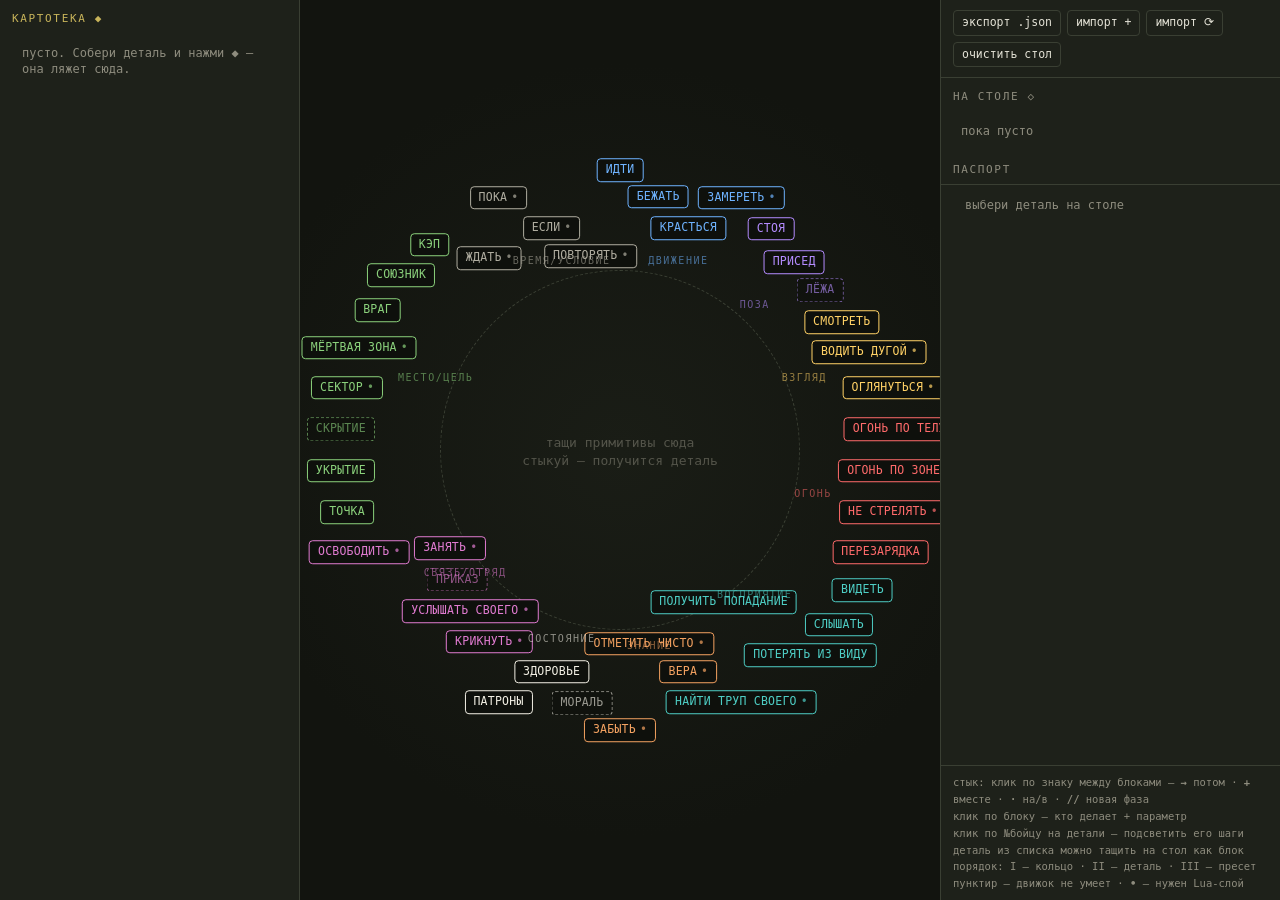
<file: tools/constructor/index.html>
<!doctype html>
<html lang="ru">
<head>
<meta charset="utf-8">
<meta name="viewport" content="width=device-width, initial-scale=1">
<title>VARKA Конструктор</title>
<style>
:root {
  --bg: #12140f;
  --bg2: #1a1d16;
  --panel: #1e211a;
  --line: #3a3f33;
  --text: #e4e2d6;
  --dim: #8e8c7e;
  --accent: #c8b45a;
  --danger: #d0604f;
}
* { box-sizing: border-box; scrollbar-color: var(--line) transparent; scrollbar-width: thin; }
html, body { margin: 0; height: 100%; background: var(--bg); color: var(--text);
  font: 13px/1.35 "JetBrains Mono", "DejaVu Sans Mono", ui-monospace, monospace; overflow: hidden; }
#app { display: flex; height: 100%; }
#board { position: relative; flex: 1; overflow: hidden; touch-action: none;
  background: radial-gradient(circle at center, var(--bg2) 0%, var(--bg) 70%); }
#table { position: absolute; border: 1px dashed var(--line); border-radius: 50%; pointer-events: none; }
#tableHint { position: absolute; color: var(--dim); opacity: .5; pointer-events: none; text-align: center; width: 320px; }

/* --- примитивы на кольце --- */
.prim { position: absolute; transform: translate(-50%, -50%); padding: 3px 8px; border-radius: 4px;
  border: 1px solid var(--c); color: var(--c); background: #0e100c; cursor: grab; user-select: none;
  white-space: nowrap; font-size: 11.5px; letter-spacing: .02em; }
.prim:hover { background: var(--c); color: #0e100c; z-index: 5; }
.prim.none { border-style: dashed; opacity: .6; }
.prim.lua::after { content: "•"; margin-left: 4px; opacity: .7; }
.catlabel { position: absolute; transform: translate(-50%, -50%); font-size: 10px; letter-spacing: .15em;
  color: var(--c); opacity: .55; pointer-events: none; white-space: nowrap; }

/* --- детали на столе --- */
.piece { position: absolute; min-width: 120px; max-width: 380px; background: var(--panel);
  border: 1px solid var(--line); border-radius: 6px; box-shadow: 0 4px 14px #0008; z-index: 10; }
.piece.sel { border-color: var(--accent); }
.piece.fixed .ph { color: var(--accent); }
.piece.drop { outline: 2px solid var(--accent); }
.ph { display: flex; gap: 6px; align-items: center; padding: 3px 6px; cursor: move; color: var(--dim);
  border-bottom: 1px solid var(--line); font-size: 11px; user-select: none; }
.ph .nm { flex: 1; overflow: hidden; text-overflow: ellipsis; white-space: nowrap; }
.ph button { background: none; border: 0; color: var(--dim); cursor: pointer; font: inherit; padding: 0 2px; }
.ph button:hover { color: var(--danger); }
.pb { display: flex; flex-wrap: wrap; align-items: center; gap: 3px; padding: 6px; }
.it { padding: 2px 6px; border-radius: 3px; border: 1px solid var(--c); color: var(--c); cursor: grab;
  user-select: none; font-size: 11.5px; white-space: nowrap; }
.it.ref { border-style: double; border-width: 3px; padding: 0 5px; }
.it.ins { box-shadow: -3px 0 0 var(--accent); }
.it .pr { color: var(--text); opacity: .8; margin-left: 4px; }
.jn { color: var(--dim); cursor: pointer; padding: 0 2px; user-select: none; font-weight: bold; }
.jn:hover { color: var(--accent); }
.jn.phase { color: var(--accent); font-weight: normal; letter-spacing: .05em; }
.brk { flex-basis: 100%; height: 0; border-top: 1px dashed var(--line); margin: 3px 0 1px; }
#pass .formula, .card .fm { white-space: pre-line; }

.ghost { position: fixed; pointer-events: none; z-index: 1000; opacity: .85; transform: translate(-50%, -50%); }

/* --- сквад --- */
.sq { display: flex; gap: 3px; flex-wrap: wrap; padding: 4px 6px 0; }
.mem { font-size: 10.5px; padding: 0 5px; border-radius: 3px; border: 1px solid var(--line); color: var(--dim);
  cursor: pointer; user-select: none; }
.mem.cap { border-color: var(--accent); color: var(--accent); }
.mem.init { border-color: #ff8a5c; color: #ff8a5c; }
.mem.hl { background: var(--text); color: #0e100c; }
.it .who { font-size: 10px; margin-right: 4px; color: var(--text); opacity: .9; }
.it.dim { opacity: .2; }
#pop { position: fixed; z-index: 1500; background: #0b0c09; border: 1px solid var(--accent); border-radius: 6px;
  padding: 8px; width: 250px; display: none; box-shadow: 0 6px 20px #000a; }
#pop .t { color: var(--accent); margin-bottom: 6px; }
#pop .l { color: var(--dim); font-size: 10px; letter-spacing: .1em; margin: 8px 0 4px; }
#pop input { width: 100%; background: var(--bg); border: 1px solid var(--line); color: var(--text); font: inherit; padding: 4px 6px; border-radius: 4px; }
.chips { display: flex; gap: 4px; flex-wrap: wrap; }
.chip { border: 1px solid var(--line); border-radius: 3px; padding: 1px 6px; cursor: pointer; font-size: 11px; color: var(--dim); user-select: none; }
.chip.on { border-color: var(--accent); color: var(--accent); }
.chip.on.ini { border-color: #ff8a5c; color: #ff8a5c; }
.lanes { background: var(--bg); border-radius: 4px; padding: 6px; font-size: 11px; }
.lane { padding: 3px 0; border-bottom: 1px dashed var(--line); }
.lane:last-child { border-bottom: 0; }
.lane b { color: var(--text); }
.lane span { color: var(--dim); }
#tip { position: fixed; z-index: 2000; max-width: 300px; background: #0b0c09; border: 1px solid var(--line);
  padding: 6px 8px; border-radius: 4px; font-size: 11.5px; pointer-events: none; display: none; }
#tip b { color: var(--accent); }
#tip code { color: var(--dim); }

/* --- панель --- */
#side { width: 340px; border-left: 1px solid var(--line); background: var(--panel); display: flex;
  flex-direction: column; overflow: hidden; }
#side h2 { font-size: 11px; letter-spacing: .15em; color: var(--dim); margin: 12px 12px 6px; font-weight: normal; }
.tools { display: flex; gap: 6px; padding: 10px 12px; border-bottom: 1px solid var(--line); flex-wrap: wrap; }
.btn { background: none; border: 1px solid var(--line); color: var(--text); padding: 4px 8px; border-radius: 4px;
  cursor: pointer; font: inherit; font-size: 11.5px; }
.btn:hover { border-color: var(--accent); color: var(--accent); }
#lib { overflow-y: auto; max-height: 34%; padding: 0 8px; }
.lib { padding: 4px 6px; border-radius: 4px; cursor: grab; display: flex; gap: 6px; align-items: baseline; user-select: none; }
.lib:hover { background: var(--bg2); }
.lib.sel { background: var(--bg2); outline: 1px solid var(--accent); }
.lib .st { font-size: 10px; color: var(--dim); }
.lib .st.f { color: var(--accent); }
.lib .fm { color: var(--dim); font-size: 10.5px; overflow: hidden; text-overflow: ellipsis; white-space: nowrap; flex: 1; }
#pass { flex: 1; overflow-y: auto; padding: 0 12px 16px; border-top: 1px solid var(--line); }
#pass label { display: block; color: var(--dim); font-size: 10.5px; letter-spacing: .08em; margin: 10px 0 3px; }
#pass input, #pass textarea { width: 100%; background: var(--bg); border: 1px solid var(--line); color: var(--text);
  font: inherit; padding: 5px 6px; border-radius: 4px; }
#pass textarea { min-height: 54px; resize: vertical; }
#pass .formula { background: var(--bg); padding: 6px; border-radius: 4px; color: var(--accent); word-break: break-word; }
.facs { display: flex; flex-wrap: wrap; gap: 4px; }
.fac { border: 1px solid var(--line); border-radius: 10px; padding: 1px 8px; cursor: pointer; font-size: 11px; color: var(--dim); user-select: none; }
.fac.on { border-color: var(--accent); color: var(--accent); }
.empty { color: var(--dim); padding: 12px; font-size: 12px; }
#cards { width: 300px; border-right: 1px solid var(--line); background: var(--panel); display: flex;
  flex-direction: column; overflow: hidden; }
#cards h2 { font-size: 11px; letter-spacing: .15em; color: var(--accent); margin: 12px 12px 6px; font-weight: normal; }
#cardList { flex: 1; overflow-y: auto; padding: 0 10px 12px; }
.card { display: block; border: 1px solid var(--line); border-left: 3px solid var(--accent); border-radius: 4px;
  padding: 7px 9px; margin-bottom: 8px; cursor: grab; background: var(--bg2); user-select: none; }
.card:hover { border-color: var(--accent); }
.card.sel { outline: 1px solid var(--accent); }
.card .n { color: var(--accent); font-weight: bold; }
.card .fm { display: block; white-space: normal; color: var(--text); opacity: .8; margin: 4px 0; font-size: 11px; }
.card .meta { color: var(--dim); font-size: 10.5px; }
.card .row { display: flex; gap: 6px; margin-top: 6px; }
.card .row button { background: none; border: 1px solid var(--line); color: var(--dim); font: inherit; font-size: 10.5px;
  padding: 1px 6px; border-radius: 3px; cursor: pointer; }
.card .row button:hover { color: var(--accent); border-color: var(--accent); }
.card .row button.del:hover { color: var(--danger); border-color: var(--danger); }
.ph button.fx:hover { color: var(--accent); }
.ord { display: inline-block; min-width: 22px; text-align: center; font-size: 10px; padding: 0 4px; border-radius: 3px;
  border: 1px solid var(--accent); color: var(--accent); margin-right: 6px; }
.ord.manual { background: var(--accent); color: #0e100c; }
.ordhead { font-size: 10px; letter-spacing: .15em; color: var(--dim); margin: 10px 2px 6px; }
.ordbtns { display: flex; gap: 4px; flex-wrap: wrap; }
.ordbtns .btn.on { border-color: var(--accent); color: var(--accent); }
.ordnote { color: var(--dim); font-size: 10.5px; margin-top: 4px; }
.legend { color: var(--dim); font-size: 10.5px; padding: 8px 12px; border-top: 1px solid var(--line); line-height: 1.6; }
</style>
</head>
<body>
<div id="app">
  <div id="cards">
    <h2>КАРТОТЕКА ◆</h2>
    <div id="cardList"></div>
  </div>
  <div id="board">
    <div id="table"></div>
    <div id="tableHint">тащи примитивы сюда<br>стыкуй — получится деталь</div>
  </div>
  <div id="side">
    <div class="tools">
      <button class="btn" id="bExport">экспорт .json</button>
      <button class="btn" id="bMerge" title="добавить детали из файла к тем, что уже есть">импорт +</button>
      <button class="btn" id="bImport" title="заменить всё содержимым файла">импорт ⟳</button>
      <button class="btn" id="bClear">очистить стол</button>
      <input type="file" id="fImport" accept=".json,application/json" hidden>
    </div>
    <h2>НА СТОЛЕ ◇</h2>
    <div id="lib"></div>
    <h2>ПАСПОРТ</h2>
    <div id="pass"></div>
    <div class="legend">
      стык: клик по знаку между блоками —
      <b>→</b> потом · <b>+</b> вместе · <b>·</b> на/в · <b>//</b> новая фаза<br>
      клик по блоку — кто делает + параметр<br>
      клик по №бойцу на детали — подсветить его шаги<br>
      деталь из списка можно тащить на стол как блок<br>
      порядок: I — кольцо · II — деталь · III — пресет<br>
      пунктир — движок не умеет · <b>•</b> — нужен Lua-слой
    </div>
  </div>
</div>
<div id="tip"></div>
<div id="pop"></div>

<script>
// ================================================================
//  ПРИМИТИВЫ ПЕРВОГО ПОРЯДКА — правь этот список сам.
//  avail: 'engine' = движок умеет напрямую, 'lua' = нужен наш слой, 'none' = пока нельзя
// ================================================================
const CATS = {
  move:  { name: 'ДВИЖЕНИЕ',    c: '#6fb3ff' },
  body:  { name: 'ПОЗА',        c: '#b48cff' },
  eye:   { name: 'ВЗГЛЯД',      c: '#ffd166' },
  fire:  { name: 'ОГОНЬ',       c: '#ff6b6b' },
  sense: { name: 'ВОСПРИЯТИЕ',  c: '#4ecdc4' },
  know:  { name: 'ЗНАНИЕ',      c: '#f4a261' },
  state: { name: 'СОСТОЯНИЕ',   c: '#f2efe4' },
  comm:  { name: 'СВЯЗЬ/ОТРЯД', c: '#e07bd0' },
  place: { name: 'МЕСТО/ЦЕЛЬ',  c: '#8bd17c' },
  time:  { name: 'ВРЕМЯ/УСЛОВИЕ', c: '#b0ada0' },
};

const PRIMS = [
  { id: 'go',      cat: 'move',  label: 'ИДТИ',          avail: 'engine', api: 'npc:send_to_vertex(lvid)', hint: 'Переместиться к точке шагом.' },
  { id: 'run',     cat: 'move',  label: 'БЕЖАТЬ',        avail: 'engine', api: 'state_mgr: sprint / assault', hint: 'Быстро, громко, заметно.' },
  { id: 'sneak',   cat: 'move',  label: 'КРАСТЬСЯ',      avail: 'engine', api: 'state_mgr: sneak', hint: 'Медленно и тихо.' },
  { id: 'freeze',  cat: 'move',  label: 'ЗАМЕРЕТЬ',      avail: 'lua',    api: 'стоп движения в GOAP-action', hint: 'Не двигаться вообще.' },

  { id: 'stand',   cat: 'body',  label: 'СТОЯ',          avail: 'engine', api: 'set_body_state(stand)', hint: 'Обзор и скорость, большой силуэт.' },
  { id: 'crouch',  cat: 'body',  label: 'ПРИСЕД',        avail: 'engine', api: 'set_body_state(crouch)', hint: 'Баланс: меньше силуэт, можно двигаться.' },
  { id: 'prone',   cat: 'body',  label: 'ЛЁЖА',          avail: 'none',   api: 'нет стойки у NPC', hint: 'Максимум стабильности, ноль мобильности.' },

  { id: 'look',    cat: 'eye',   label: 'СМОТРЕТЬ',      avail: 'engine', api: 'npc:set_sight(look.fire_point, pos)', hint: 'Взгляд в одну точку.' },
  { id: 'sweep',   cat: 'eye',   label: 'ВОДИТЬ ДУГОЙ',  avail: 'lua',    api: 'веер в search_action', hint: 'Сканировать сектор, а не точку.' },
  { id: 'glance',  cat: 'eye',   label: 'ОГЛЯНУТЬСЯ',    avail: 'lua',    api: 'set_sight назад на N мс', hint: 'Короткий взгляд за спину.' },

  { id: 'shoot',   cat: 'fire',  label: 'ОГОНЬ ПО ТЕЛУ', avail: 'engine', api: 'set_item(fire1) по врагу', hint: 'Стрелять в видимую цель.' },
  { id: 'pour',    cat: 'fire',  label: 'ОГОНЬ ПО ЗОНЕ', avail: 'lua',    api: 'fire1 + set_sight в точку', hint: 'Стрелять туда, где он может быть.' },
  { id: 'hold',    cat: 'fire',  label: 'НЕ СТРЕЛЯТЬ',   avail: 'lua',    api: 'блок fire', hint: 'Молчать, не выдавать себя.' },
  { id: 'reload',  cat: 'fire',  label: 'ПЕРЕЗАРЯДКА',   avail: 'engine', api: 'движок (сам)', hint: 'Окно уязвимости.' },

  { id: 'see',     cat: 'sense', label: 'ВИДЕТЬ',        avail: 'engine', api: 'memory_visible_objects()', hint: 'Прямой визуальный контакт.' },
  { id: 'hear',    cat: 'sense', label: 'СЛЫШАТЬ',       avail: 'engine', api: 'memory_sound_objects()', hint: 'Звук: выстрел, шаги.' },
  { id: 'lose',    cat: 'sense', label: 'ПОТЕРЯТЬ ИЗ ВИДУ', avail: 'engine', api: 'memory_time() стареет', hint: 'Был — и нет.' },
  { id: 'hit',     cat: 'sense', label: 'ПОЛУЧИТЬ ПОПАДАНИЕ', avail: 'engine', api: 'memory_hit_objects()', hint: 'По мне попали.' },
  { id: 'corpse',  cat: 'sense', label: 'НАЙТИ ТРУП СВОЕГО', avail: 'lua', api: 'канал в varka_alert', hint: 'Улика: здесь был враг.' },

  { id: 'belief',  cat: 'know',  label: 'ВЕРА',          avail: 'lua',    api: 'varka_lkp (облако)', hint: 'Где он, по-моему, сейчас.' },
  { id: 'clear',   cat: 'know',  label: 'ОТМЕТИТЬ ЧИСТО', avail: 'lua',   api: 'mark_checked', hint: 'Тут его нет — вычеркнуть.' },
  { id: 'forget',  cat: 'know',  label: 'ЗАБЫТЬ',        avail: 'lua',    api: 'belief fade / kill', hint: 'Вера погасла.' },

  { id: 'morale',  cat: 'state', label: 'МОРАЛЬ',        avail: 'none',   api: 'нет в живом коде (была в varka_director, парковка)', hint: 'Держится / ломается / бежит. Число, которое читают условия.' },
  { id: 'health',  cat: 'state', label: 'ЗДОРОВЬЕ',      avail: 'engine', api: 'npc.health (0..1)', hint: 'Сколько жизни осталось.' },
  { id: 'ammo',    cat: 'state', label: 'ПАТРОНЫ',       avail: 'engine', api: 'item:get_ammo_in_magazine()', hint: 'Только магазин: запас у NPC фактически бесконечен. Пусто → перезарядка.' },

  { id: 'shout',   cat: 'comm',  label: 'КРИКНУТЬ',      avail: 'lua',    api: 'звук + запись в чужую веру', hint: 'Выкрик = передача веры (вон он / чисто).' },
  { id: 'heard',   cat: 'comm',  label: 'УСЛЫШАТЬ СВОЕГО', avail: 'lua',  api: 'приём по каналу', hint: 'Принять чужое знание.' },
  { id: 'order',   cat: 'comm',  label: 'ПРИКАЗ',        avail: 'none',   api: 'нет (дирижёр в парковке)', hint: 'Кэп назначает задачу бойцу.' },
  { id: 'claim',   cat: 'comm',  label: 'ЗАНЯТЬ',        avail: 'lua',    api: 'varka_lots claim', hint: 'Застолбить точку/сектор за собой.' },
  { id: 'release', cat: 'comm',  label: 'ОСВОБОДИТЬ',    avail: 'lua',    api: 'varka_lots release', hint: 'Отдать точку другим.' },

  { id: 'node',    cat: 'place', label: 'ТОЧКА',         avail: 'engine', api: 'level.vertex_*', hint: 'Нода навмеша.' },
  { id: 'cover',   cat: 'place', label: 'УКРЫТИЕ',       avail: 'engine', api: 'best_cover / high_cover_in_direction', hint: 'Защищает от пуль.' },
  { id: 'conceal', cat: 'place', label: 'СКРЫТИЕ',       avail: 'none',   api: 'нет (тень/куст не запечены)', hint: 'Прячет от глаз, не от пуль.' },
  { id: 'sector',  cat: 'place', label: 'СЕКТОР',        avail: 'lua',    api: 'дуга лота', hint: 'Кусок 360°.' },
  { id: 'dead',    cat: 'place', label: 'МЁРТВАЯ ЗОНА',  avail: 'lua',    api: 'нода без видимости с занятых', hint: 'Что отсюда не простреливается.' },
  { id: 'enemy',   cat: 'place', label: 'ВРАГ',          avail: 'engine', api: 'best_enemy()', hint: 'Цель.' },
  { id: 'ally',    cat: 'place', label: 'СОЮЗНИК',       avail: 'engine', api: 'squad_members()', hint: 'Свой боец.' },
  { id: 'cap',     cat: 'place', label: 'КЭП',           avail: 'engine', api: 'commander_id()', hint: 'Командир сквада.' },

  { id: 'wait',    cat: 'time',  label: 'ЖДАТЬ',         avail: 'lua',    api: 'таймер', hint: 'N секунд.' },
  { id: 'while',   cat: 'time',  label: 'ПОКА',          avail: 'lua',    api: 'условие продолжения', hint: 'Делать, пока условие верно.' },
  { id: 'if',      cat: 'time',  label: 'ЕСЛИ',          avail: 'lua',    api: 'ветка', hint: 'Только при условии.' },
  { id: 'repeat',  cat: 'time',  label: 'ПОВТОРЯТЬ',     avail: 'lua',    api: 'цикл', hint: 'Снова и снова.' },
];

const FACTIONS = ['Одиночки', 'Долг', 'Свобода', 'Бандиты', 'Наёмники', 'Военные', 'Монолит',
  'Экологи', 'Чистое Небо', 'Ренегаты', 'ИИГ', 'Грех', 'Мутанты'];

const LINKS = { then: '→', and: '+', on: '·', phase: '//' };
const LINK_ORDER = ['then', 'and', 'on', 'phase'];
// фаза: стык 'phase' начинает новый абзац; имя фазы — it.phase (у первого блока — имя первой фазы)

// ================================================================
//  СОСТОЯНИЕ
// ================================================================
const STORE = 'varka-constructor-v1';
let state = { pieces: [] };   // piece: {id, dx, dy, items:[{p|d, link, param}], name, real, theory, who[], when, notes, fixed}
let selId = null;
let hl = null;      // подсветка бойца: {id, m}
let popAt = null;   // открытый попап: {id, idx, x, y}

const P = Object.fromEntries(PRIMS.map(p => [p.id, p]));
const $ = s => document.querySelector(s);
const board = $('#board'), tip = $('#tip');

function load() {
  try { const s = JSON.parse(localStorage.getItem(STORE)); if (s && s.pieces) state = s; } catch (e) {}
}
function save() {
  try { localStorage.setItem(STORE, JSON.stringify(state)); } catch (e) {}
}
const uid = () => Math.random().toString(36).slice(2, 9);
const piece = id => state.pieces.find(p => p.id === id);

function pieceName(pc) { return pc.name || ('деталь #' + pc.id.slice(0, 3)); }

// ПОРЯДКИ: I — примитив на кольце, II — деталь из примитивов, III — пресет, выше — что угодно.
// По составу: деталь на один порядок выше самой старшей вложенной детали.
// pc.order (если задан руками) перекрывает расчёт.
const ROMAN = ['', 'I', 'II', 'III', 'IV', 'V', 'VI'];
const ORDER_NAME = { 2: 'ДЕТАЛИ', 3: 'ПРЕСЕТЫ' };
function autoOrder(pc, seen = new Set()) {
  if (seen.has(pc.id)) return 2;
  seen.add(pc.id);
  let o = 2;
  for (const it of pc.items) {
    const ref = it.d && piece(it.d);
    if (ref) o = Math.max(o, orderOf(ref, seen) + 1);
  }
  return o;
}
function orderOf(pc, seen) { return pc.order || autoOrder(pc, seen); }
function ordBadge(pc) {
  const b = document.createElement('span');
  b.className = 'ord' + (pc.order ? ' manual' : '');
  b.textContent = ROMAN[orderOf(pc)] || orderOf(pc);
  b.title = pc.order ? 'порядок задан вручную' : 'порядок по составу';
  return b;
}

function itemLabel(it) {
  if (it.d) { const pc = piece(it.d); return '«' + (pc ? pieceName(pc) : '???') + '»'; }
  return P[it.p] ? P[it.p].label : it.p;
}
function itemColor(it) {
  if (it.d) return 'var(--accent)';
  return P[it.p] ? CATS[P[it.p].cat].c : 'var(--dim)';
}
function joint(it, i) {
  if (!i) return it.phase ? '// ' + it.phase + '\n' : '';
  if (it.link === 'phase') return '\n//' + (it.phase ? ' ' + it.phase : '') + '\n';
  return ' ' + LINKS[it.link || 'then'] + ' ';
}
function formula(pc) {
  return pc.items.map((it, i) =>
    joint(it, i) + (whoLabel(it) ? whoLabel(it) + ':' : '') + itemLabel(it) + (it.param ? ' [' + it.param + ']' : '')
  ).join('');
}

// ================================================================
//  СКВАД
//  pc.squad = {size, cap, init, trigger} — номера №1..№size.
//  cap / init — это ПРИЗНАКИ, висят на номере (кэп может быть и инициатором).
//  it.who = ['all'] | ['cap'] | ['init'] | ['rest'] | ['1','3'] ... ; пусто = все.
//  'rest' = все, кроме инициатора.
// ================================================================
const TRIGGERS = { see: 'увидел врага', hear: 'услышал', hit: 'получил пулю', corpse: 'нашёл труп', heard: 'крик своего', lose: 'потерял из виду' };
const WHO_SPECIAL = [['all', '∀ ВСЕ'], ['cap', '★ КЭП'], ['init', '⚡ ИНИЦИАТОР'], ['rest', 'ОСТАЛЬНЫЕ']];

function squadOf(pc) {
  pc.squad ||= { size: 4, cap: 1, init: null, trigger: null };
  return pc.squad;
}
function whoLabel(it) {
  const w = it.who || [];
  if (!w.length) return '';
  const nums = w.filter(x => /^\d+$/.test(x));
  const out = w.filter(x => !/^\d+$/.test(x)).map(x => ({ all: '∀', cap: '★', init: '⚡', rest: 'ост' })[x]);
  if (nums.length) out.push('№' + nums.join(','));
  return out.join(' ');
}
// делает ли боец m этот шаг
function doesIt(pc, it, m) {
  const w = it.who || [], sq = pc.squad || {};
  if (!w.length || w.includes('all')) return true;
  return w.includes(String(m)) || (w.includes('cap') && sq.cap === m) ||
    (w.includes('init') && sq.init === m) || (w.includes('rest') && sq.init !== m);
}

// деталь A содержит B (прямо или глубже)?
function contains(aId, bId, seen = new Set()) {
  if (aId === bId) return true;
  if (seen.has(aId)) return false;
  seen.add(aId);
  const a = piece(aId);
  return !!a && a.items.some(it => it.d && contains(it.d, bId, seen));
}

// ================================================================
//  ГЕОМЕТРИЯ КОЛЬЦА
// ================================================================
function geom() {
  const w = board.clientWidth, h = board.clientHeight;
  const R = Math.min(w, h) / 2 - 40;
  // кольцо — эллипс: по ширине тянем, сколько позволяет доска
  return { cx: w / 2, cy: h / 2, R, kx: Math.max(1, Math.min((w / 2 - 70) / R, 1.35)) };
}

function drawRing() {
  board.querySelectorAll('.prim, .catlabel').forEach(e => e.remove());
  const { cx, cy, R, kx } = geom();
  const n = PRIMS.length;
  const catStart = {}, placed = [];
  PRIMS.forEach((p, i) => {
    const a = -Math.PI / 2 + (i / n) * Math.PI * 2;
    const el = document.createElement('div');
    el.className = 'prim ' + p.avail;
    el.textContent = p.label;
    el.style.setProperty('--c', CATS[p.cat].c);
    el.dataset.prim = p.id;
    board.appendChild(el);
    // налезает на уже поставленные — двигаем внутрь кольца, пока не освободится место
    for (let r = R; r > R - 140; r -= 12) {
      el.style.left = cx + Math.cos(a) * r * kx + 'px';
      el.style.top = cy + Math.sin(a) * r + 'px';
      const b = el.getBoundingClientRect();
      if (!placed.some(o => b.left < o.right + 4 && b.right > o.left - 4 && b.top < o.bottom + 3 && b.bottom > o.top - 3)) break;
    }
    placed.push(el.getBoundingClientRect());
    (catStart[p.cat] ||= []).push(a);
  });
  for (const [cat, angs] of Object.entries(catStart)) {
    const a = angs[Math.floor(angs.length / 2)];
    const el = document.createElement('div');
    el.className = 'catlabel';
    el.textContent = CATS[cat].name;
    el.style.setProperty('--c', CATS[cat].c);
    el.style.left = cx + Math.cos(a) * (R - 82) * kx + 'px';
    el.style.top = cy + Math.sin(a) * (R - 82) + 'px';
    board.appendChild(el);
  }
  const t = $('#table'), rr = R - 100;
  Object.assign(t.style, { left: cx - rr * kx + 'px', top: cy - rr + 'px', width: rr * 2 * kx + 'px', height: rr * 2 + 'px' });
  const hint = $('#tableHint');
  hint.style.left = cx - 160 + 'px'; hint.style.top = cy - 16 + 'px';
  hint.style.display = state.pieces.some(p => !p.fixed) ? 'none' : '';
}

// ================================================================
//  РЕНДЕР ДЕТАЛЕЙ
// ================================================================
function drawPieces() {
  board.querySelectorAll('.piece').forEach(e => e.remove());
  const { cx, cy } = geom();
  for (const pc of state.pieces.filter(p => !p.fixed)) {
    const el = document.createElement('div');
    el.className = 'piece' + (pc.id === selId ? ' sel' : '') + (pc.fixed ? ' fixed' : '');
    el.dataset.piece = pc.id;
    el.style.left = cx + pc.dx + 'px';
    el.style.top = cy + pc.dy + 'px';

    const ph = document.createElement('div');
    ph.className = 'ph';
    ph.innerHTML = `<span class="nm"></span><button class="fx" title="зафиксировать → в картотеку">◆</button><button title="удалить">×</button>`;
    ph.querySelector('.nm').textContent = (pc.fixed ? '◆ ' : '') + pieceName(pc);
    ph.prepend(ordBadge(pc));
    ph.querySelector('.fx').onclick = e => { e.stopPropagation(); fixPiece(pc.id); };
    ph.querySelector('button:not(.fx)').onclick = e => { e.stopPropagation(); removePiece(pc.id); };
    el.appendChild(ph);

    if (pc.squad) {
      const sq = document.createElement('div');
      sq.className = 'sq';
      for (let m = 1; m <= pc.squad.size; m++) {
        const t = document.createElement('span');
        t.className = 'mem' + (pc.squad.cap === m ? ' cap' : '') + (pc.squad.init === m ? ' init' : '') +
          (hl && hl.id === pc.id && hl.m === m ? ' hl' : '');
        t.textContent = '№' + m + (pc.squad.cap === m ? '★' : '') + (pc.squad.init === m ? '⚡' : '');
        t.title = 'подсветить шаги №' + m;
        t.onpointerdown = e => e.stopPropagation();
        t.onclick = e => { e.stopPropagation(); hl = hl && hl.id === pc.id && hl.m === m ? null : { id: pc.id, m }; drawPieces(); };
        sq.appendChild(t);
      }
      el.appendChild(sq);
    }

    const pb = document.createElement('div');
    pb.className = 'pb';
    pc.items.forEach((it, i) => {
      const isPhase = i && it.link === 'phase';
      if (isPhase) { const b = document.createElement('div'); b.className = 'brk'; pb.appendChild(b); }
      if (!i && it.phase) {
        const j = document.createElement('span');
        j.className = 'jn phase';
        j.textContent = '// ' + it.phase;
        pb.appendChild(j);
      }
      if (i) {
        const j = document.createElement('span');
        j.className = 'jn' + (isPhase ? ' phase' : '');
        j.textContent = isPhase ? '// ' + (it.phase || '') : LINKS[it.link || 'then'];
        j.title = 'сменить стык';
        j.onclick = e => {
          e.stopPropagation();
          it.link = LINK_ORDER[(LINK_ORDER.indexOf(it.link || 'then') + 1) % LINK_ORDER.length];
          commit();
        };
        pb.appendChild(j);
      }
      const c = document.createElement('span');
      c.className = 'it' + (it.d ? ' ref' : '') + (hl && hl.id === pc.id && !doesIt(pc, it, hl.m) ? ' dim' : '');
      c.style.setProperty('--c', itemColor(it));
      if (whoLabel(it)) { const w = document.createElement('span'); w.className = 'who'; w.textContent = whoLabel(it); c.appendChild(w); }
      c.appendChild(document.createTextNode(itemLabel(it)));
      if (it.param) { const s = document.createElement('span'); s.className = 'pr'; s.textContent = it.param; c.appendChild(s); }
      c.dataset.idx = i;
      pb.appendChild(c);
    });
    el.appendChild(pb);
    board.appendChild(el);
  }
}

// ================================================================
//  ПАНЕЛЬ
// ================================================================
function drawSide() {
  const lib = $('#lib');
  lib.innerHTML = '';
  const drafts = state.pieces.filter(p => !p.fixed);
  if (!drafts.length) lib.innerHTML = '<div class="empty">пока пусто</div>';
  for (const pc of drafts) {
    const el = document.createElement('div');
    el.className = 'lib' + (pc.id === selId ? ' sel' : '');
    el.dataset.lib = pc.id;
    el.innerHTML = `<span class="st"></span><span class="n"></span><span class="fm"></span>`;
    el.querySelector('.st').textContent = pc.fixed ? '◆' : '◇';
    el.querySelector('.st').after(ordBadge(pc));
    el.querySelector('.st').classList.toggle('f', !!pc.fixed);
    el.querySelector('.n').textContent = pieceName(pc);
    el.querySelector('.fm').textContent = formula(pc);
    lib.appendChild(el);
  }

  const cl = $('#cardList');
  cl.innerHTML = '';
  const fixed = state.pieces.filter(p => p.fixed);
  if (!fixed.length) cl.innerHTML = '<div class="empty">пусто. Собери деталь и нажми ◆ — она ляжет сюда.</div>';
  fixed.sort((a, b) => orderOf(b) - orderOf(a));
  let lastOrd = null;
  for (const pc of fixed) {
    const o = orderOf(pc);
    if (o !== lastOrd) {
      const h = document.createElement('div');
      h.className = 'ordhead';
      h.textContent = (ROMAN[o] || o) + ' · ' + (ORDER_NAME[o] || 'ПОРЯДОК ' + o);
      cl.appendChild(h);
      lastOrd = o;
    }
    const el = document.createElement('div');
    el.className = 'card lib' + (pc.id === selId ? ' sel' : '');
    el.dataset.lib = pc.id;
    el.innerHTML = `<span class="n"></span><span class="fm"></span><div class="meta"></div>
      <div class="row"><button class="back">на стол</button><button class="del">удалить</button></div>`;
    el.querySelector('.n').textContent = pieceName(pc);
    el.querySelector('.n').before(ordBadge(pc));
    el.querySelector('.fm').textContent = formula(pc);
    const meta = [pc.squad && ('сквад ' + pc.squad.size + (pc.squad.trigger ? ' · ⚡ ' + TRIGGERS[pc.squad.trigger] : '')), pc.real && '≈ ' + pc.real, (pc.who || []).length && 'кому: ' + pc.who.join(', '), pc.when && 'когда: ' + pc.when]
      .filter(Boolean).join('\n');
    el.querySelector('.meta').textContent = meta;
    el.querySelector('.meta').style.whiteSpace = 'pre-line';
    el.querySelector('.back').onclick = e => { e.stopPropagation(); pc.fixed = false; selId = pc.id; commit(); };
    el.querySelector('.del').onclick = e => { e.stopPropagation(); if (confirm('Удалить «' + pieceName(pc) + '» из картотеки?')) removePiece(pc.id); };
    cl.appendChild(el);
  }

  const pass = $('#pass');
  const pc = piece(selId);
  if (!pc) { pass.innerHTML = '<div class="empty">выбери деталь на столе</div>'; return; }
  pass.innerHTML = `
    <label>ПОРЯДОК</label><div class="ordbtns"></div><div class="ordnote"></div>
    <label>ФОРМУЛА</label><div class="formula"></div>
    <label>СКВАД</label><div class="sqbox"></div>
    <label>НАЗВАНИЕ</label><input data-f="name" placeholder="как ты её зовёшь">
    <label>РЕАЛЬНЫЙ ЭКВИВАЛЕНТ</label><input data-f="real" placeholder="как это называется на поле боя">
    <label>ТЕОРИЯ / ИСТОЧНИК</label><textarea data-f="theory" placeholder="устав, доктрина, книга, видео…"></textarea>
    <label>КОМУ</label><div class="facs"></div>
    <label>КОГДА</label><textarea data-f="when" placeholder="триггер: потерял из виду, услышал выстрел…"></textarea>
    <label>ЗАМЕТКИ</label><textarea data-f="notes"></textarea>
    <label>СТАТУС</label><button class="btn" id="bFix"></button>`;
  pass.querySelector('.formula').textContent = formula(pc) || '—';
  pass.querySelectorAll('[data-f]').forEach(inp => {
    inp.value = pc[inp.dataset.f] || '';
    inp.oninput = () => {
      pc[inp.dataset.f] = inp.value;
      save();
      if (inp.dataset.f === 'name') { drawPieces(); refreshLib(); }
    };
  });
  const facs = pass.querySelector('.facs');
  for (const f of FACTIONS) {
    const b = document.createElement('span');
    b.className = 'fac' + ((pc.who || []).includes(f) ? ' on' : '');
    b.textContent = f;
    b.onclick = () => {
      pc.who = pc.who || [];
      pc.who = pc.who.includes(f) ? pc.who.filter(x => x !== f) : [...pc.who, f];
      b.classList.toggle('on');
      save();
    };
    facs.appendChild(b);
  }
  drawSquadBox(pc, pass.querySelector('.sqbox'));
  const ob = pass.querySelector('.ordbtns'), auto = autoOrder(pc);
  for (const [val, txt] of [[0, 'авто (' + ROMAN[auto] + ')'], [2, 'II деталь'], [3, 'III пресет'], [4, 'IV']]) {
    const b = document.createElement('button');
    b.className = 'btn' + ((pc.order || 0) === val ? ' on' : '');
    b.textContent = txt;
    b.onclick = () => { pc.order = val || undefined; commit(); };
    ob.appendChild(b);
  }
  if (pc.order && pc.order < auto)
    pass.querySelector('.ordnote').textContent = 'внутри лежит деталь порядка ' + ROMAN[auto - 1] + ' — по составу это ' + ROMAN[auto];
  const bf = pass.querySelector('#bFix');
  bf.textContent = pc.fixed ? '◆ в картотеке — вернуть на стол' : '◆ зафиксировать → в картотеку';
  bf.onclick = () => { if (pc.fixed) { pc.fixed = false; commit(); } else fixPiece(pc.id); };
}

function drawSquadBox(pc, box) {
  if (!pc.squad) {
    const b = document.createElement('button');
    b.className = 'btn'; b.textContent = '+ разложить по бойцам';
    b.onclick = () => { squadOf(pc); commit(); };
    box.appendChild(b);
    return;
  }
  const sq = pc.squad;
  const row = (label, build) => {
    const l = document.createElement('div'); l.className = 'ordnote'; l.textContent = label; box.appendChild(l);
    const c = document.createElement('div'); c.className = 'chips'; build(c); box.appendChild(c);
  };
  const chip = (c, txt, on, fn, cls = '') => {
    const b = document.createElement('span'); b.className = 'chip ' + cls + (on ? ' on' : ''); b.textContent = txt; b.onclick = fn; c.appendChild(b);
  };
  const resize = n => {
    sq.size = Math.max(1, Math.min(12, n));
    if (sq.cap > sq.size) sq.cap = null;
    if (sq.init > sq.size) sq.init = null;
    pc.items.forEach(it => { if (it.who) it.who = it.who.filter(x => !/^\d+$/.test(x) || +x <= sq.size); });
    commit();
  };
  row('численность', c => {
    chip(c, '−', false, () => resize(sq.size - 1));
    chip(c, sq.size + ' чел.', true, () => {});
    chip(c, '+', false, () => resize(sq.size + 1));
  });
  row('★ кэп', c => {
    chip(c, 'нет', !sq.cap, () => { sq.cap = null; commit(); });
    for (let m = 1; m <= sq.size; m++) chip(c, '№' + m, sq.cap === m, () => { sq.cap = m; commit(); });
  });
  row('⚡ инициатор (на ком сработал триггер)', c => {
    chip(c, 'нет', !sq.init, () => { sq.init = null; commit(); }, 'ini');
    for (let m = 1; m <= sq.size; m++) chip(c, '№' + m, sq.init === m, () => { sq.init = m; commit(); }, 'ini');
  });
  row('триггер', c => {
    for (const [k, txt] of Object.entries(TRIGGERS)) chip(c, txt, sq.trigger === k, () => { sq.trigger = sq.trigger === k ? null : k; commit(); }, 'ini');
  });

  const l = document.createElement('div'); l.className = 'ordnote'; l.textContent = 'раскладка по бойцам'; box.appendChild(l);
  const lanes = document.createElement('div'); lanes.className = 'lanes';
  for (let m = 1; m <= sq.size; m++) {
    const steps = [];
    pc.items.forEach((it, i) => {
      if (i && it.link === 'phase' && steps.length && steps[steps.length - 1] !== '//') steps.push('//');
      if (doesIt(pc, it, m)) steps.push((i + 1) + '.' + itemLabel(it) + (it.param ? '[' + it.param + ']' : ''));
    });
    if (steps[steps.length - 1] === '//') steps.pop();
    const d = document.createElement('div'); d.className = 'lane';
    d.innerHTML = '<b></b> <span></span>';
    d.querySelector('b').textContent = '№' + m + (sq.cap === m ? '★' : '') + (sq.init === m ? '⚡' : '');
    d.querySelector('span').textContent = steps.join('  ') || '— ничего —';
    lanes.appendChild(d);
  }
  box.appendChild(lanes);
  const rm = document.createElement('button');
  rm.className = 'btn'; rm.style.marginTop = '6px'; rm.textContent = 'убрать сквад';
  rm.onclick = () => { if (confirm('Убрать сквад и все назначения?')) { delete pc.squad; pc.items.forEach(it => delete it.who); commit(); } };
  box.appendChild(rm);
}

// обновить только список, не трогая поля ввода (чтобы не терять фокус)
function refreshLib() {
  for (const el of document.querySelectorAll('.lib')) {
    const pc = piece(el.dataset.lib);
    if (pc) { el.querySelector('.n').textContent = pieceName(pc); el.querySelector('.fm').textContent = formula(pc); }
  }
}

function commit() { save(); drawPieces(); drawSide(); $('#tableHint').style.display = state.pieces.some(p => !p.fixed) ? 'none' : ''; }

function fixPiece(id) {
  const pc = piece(id);
  if (!pc.name) {
    const v = prompt('Как назовёшь деталь?', '');
    if (!v || !v.trim()) return;
    pc.name = v.trim();
  }
  pc.fixed = true;
  selId = id;
  commit();
}

function select(id) { selId = id; commit(); }

function removePiece(id) {
  const used = state.pieces.some(p => p.id !== id && p.items.some(it => it.d === id));
  if (used && !confirm('Эта деталь используется внутри других. Удалить всё равно?')) return;
  state.pieces = state.pieces.filter(p => p.id !== id);
  state.pieces.forEach(p => p.items = p.items.filter(it => it.d !== id));
  state.pieces = state.pieces.filter(p => p.items.length);
  if (selId === id) selId = null;
  commit();
}

// ================================================================
//  ПЕРЕТАСКИВАНИЕ
// ================================================================
let drag = null;   // {kind:'prim'|'item'|'piece'|'lib', ...}

function makeGhost(text, color) {
  const g = document.createElement('div');
  g.className = 'ghost it';
  g.style.setProperty('--c', color);
  g.style.background = '#0e100c';
  g.textContent = text;
  document.body.appendChild(g);
  return g;
}

// что под курсором: {piece, idx} — деталь и позиция вставки
function dropTarget(x, y, excludeId) {
  const els = document.elementsFromPoint(x, y);
  for (const el of els) {
    const pe = el.closest && el.closest('.piece');
    if (!pe || pe.dataset.piece === excludeId) continue;
    const it = el.closest('.it');
    return { id: pe.dataset.piece, idx: it ? +it.dataset.idx : null, el: pe };
  }
  return null;
}
function overBoard(x, y) {
  const r = board.getBoundingClientRect();
  return x >= r.left && x <= r.right && y >= r.top && y <= r.bottom;
}
function toDelta(x, y) {
  const r = board.getBoundingClientRect(), { cx, cy } = geom();
  return { dx: x - r.left - cx, dy: y - r.top - cy };
}

function insertInto(targetId, idx, items) {
  const t = piece(targetId);
  for (const it of items) if (it.d && contains(it.d, targetId)) { alert('Деталь не может содержать саму себя.'); return false; }
  if (idx == null) t.items.push(...items); else t.items.splice(idx, 0, ...items);
  return true;
}

function newPiece(x, y, items) {
  const { dx, dy } = toDelta(x, y);
  const pc = { id: uid(), dx: dx - 20, dy: dy - 12, items, name: '', real: '', theory: '', who: [], when: '', notes: '', fixed: false };
  state.pieces.push(pc);
  return pc;
}

function markDrop(x, y, excludeId) {
  document.querySelectorAll('.piece.drop').forEach(e => e.classList.remove('drop'));
  document.querySelectorAll('.it.ins').forEach(e => e.classList.remove('ins'));
  const t = dropTarget(x, y, excludeId);
  if (t) {
    t.el.classList.add('drop');
    if (t.idx != null) t.el.querySelector(`.it[data-idx="${t.idx}"]`)?.classList.add('ins');
  }
}

board.addEventListener('pointerdown', e => {
  const prim = e.target.closest('.prim');
  const it = e.target.closest('.it');
  const ph = e.target.closest('.ph');
  const pe = e.target.closest('.piece');
  if (e.target.closest('.jn') || e.target.closest('button')) return;

  if (prim) {
    const p = P[prim.dataset.prim];
    drag = { kind: 'prim', item: { p: p.id, link: 'then', param: '' }, ghost: makeGhost(p.label, CATS[p.cat].c) };
  } else if (it && pe) {
    const pc = piece(pe.dataset.piece), idx = +it.dataset.idx;
    drag = { kind: 'item', from: pc.id, idx, rect: it.getBoundingClientRect(), item: pc.items[idx], ghost: makeGhost(itemLabel(pc.items[idx]), itemColor(pc.items[idx])), sx: e.clientX, sy: e.clientY, moved: false };
  } else if (ph && pe) {
    const pc = piece(pe.dataset.piece);
    drag = { kind: 'piece', id: pc.id, el: pe, ox: e.clientX, oy: e.clientY, dx0: pc.dx, dy0: pc.dy, moved: false };
    pe.style.pointerEvents = 'none';
    pe.style.zIndex = 50;
  } else if (pe) {
    select(pe.dataset.piece);
    return;
  } else {
    return;
  }
  e.preventDefault();
  hideTip();
  if (drag.ghost) moveGhost(e.clientX, e.clientY);
});

function libDown(e) {
  const el = e.target.closest('.lib');
  if (!el || e.target.closest('button')) return;
  const pc = piece(el.dataset.lib);
  drag = { kind: 'lib', id: pc.id, item: { d: pc.id, link: 'then', param: '' }, ghost: makeGhost('«' + pieceName(pc) + '»', 'var(--accent)'), sx: e.clientX, sy: e.clientY, moved: false };
  drag.ghost.style.display = 'none';
  e.preventDefault();
}
$('#lib').addEventListener('pointerdown', libDown);
$('#cardList').addEventListener('pointerdown', libDown);

function moveGhost(x, y) { drag.ghost.style.left = x + 'px'; drag.ghost.style.top = y + 'px'; }

window.addEventListener('pointermove', e => {
  if (!drag) return;
  if ('sx' in drag && Math.hypot(e.clientX - drag.sx, e.clientY - drag.sy) > 4) drag.moved = true;
  if (drag.kind === 'piece') {
    drag.moved = drag.moved || Math.hypot(e.clientX - drag.ox, e.clientY - drag.oy) > 3;
    const pc = piece(drag.id);
    pc.dx = drag.dx0 + e.clientX - drag.ox;
    pc.dy = drag.dy0 + e.clientY - drag.oy;
    const { cx, cy } = geom();
    drag.el.style.left = cx + pc.dx + 'px';
    drag.el.style.top = cy + pc.dy + 'px';
    markDrop(e.clientX, e.clientY, drag.id);
  } else {
    if (drag.kind === 'lib' && drag.moved) drag.ghost.style.display = '';
    moveGhost(e.clientX, e.clientY);
    markDrop(e.clientX, e.clientY, null);
  }
});

window.addEventListener('pointerup', e => {
  if (!drag) return;
  const d = drag; drag = null;
  d.ghost?.remove();
  document.querySelectorAll('.piece.drop').forEach(el => el.classList.remove('drop'));
  const x = e.clientX, y = e.clientY;

  if (d.kind === 'piece') {
    d.el.style.pointerEvents = ''; d.el.style.zIndex = '';
    if (!d.moved) { select(d.id); return; }
    const t = dropTarget(x, y, d.id);
    if (t) {
      const src = piece(d.id);
      if (insertInto(t.id, t.idx, src.items)) {
        state.pieces = state.pieces.filter(p => p !== src);
        state.pieces.forEach(p => p.items.forEach(it => { if (it.d === src.id) it.d = t.id; }));
        state.pieces.forEach(p => p.items = p.items.filter(it => it.d !== p.id));
        selId = t.id;
      }
    }
    commit();
    return;
  }

  if (d.kind === 'lib' && !d.moved) { select(d.id); return; }
  if (d.kind === 'item' && !d.moved) { select(d.from); openPop(d.from, d.idx, d.rect.left, d.rect.bottom + 6); return; }

  const t = dropTarget(x, y, null);
  const item = { ...d.item };

  if (d.kind === 'item') {
    const src = piece(d.from);
    if (t && t.id === d.from) {
      // перестановка внутри детали
      src.items.splice(d.idx, 1);
      let to = t.idx == null ? src.items.length : (t.idx > d.idx ? t.idx - 1 : t.idx);
      src.items.splice(to, 0, item);
    } else {
      src.items.splice(d.idx, 1);
      if (t) insertInto(t.id, t.idx, [item]);
      else if (overBoard(x, y)) newPiece(x, y, [item]);
      if (!src.items.length) state.pieces = state.pieces.filter(p => p !== src);
    }
    commit();
    return;
  }

  // prim или lib
  if (t) { if (insertInto(t.id, t.idx, [item])) selId = t.id; }
  else if (overBoard(x, y)) selId = newPiece(x, y, [item]).id;
  commit();
});

// ================================================================
//  ПОПАП ШАГА: кто делает + параметр
// ================================================================
const pop = $('#pop');
function openPop(id, idx, x, y) { popAt = { id, idx, x, y }; drawPop(); }
function closePop() { popAt = null; pop.style.display = 'none'; }
function drawPop() {
  const pc = popAt && piece(popAt.id), it = pc && pc.items[popAt.idx];
  if (!it) return closePop();
  const sq = squadOf(pc);
  pop.innerHTML = `<div class="t"></div>
    <div class="l">КТО ДЕЛАЕТ</div><div class="chips sp"></div>
    <div class="chips nums" style="margin-top:4px"></div>
    <div class="l">ПАРАМЕТР</div><input class="prm" placeholder="15с, далеко, тихо…">
    <div class="phbox"><div class="l">НАЗВАНИЕ ФАЗЫ</div><input class="phn" placeholder="контакт, перегруппировка, зачистка…"></div>`;
  const pn = pop.querySelector('.phn');
  if (popAt.idx === 0 || it.link === 'phase') {
    pn.value = it.phase || '';
    pn.onchange = () => { it.phase = pn.value.trim() || undefined; commit(); };
    pn.onkeydown = e => { if (e.key === 'Enter') { pn.onchange(); closePop(); } if (e.key === 'Escape') closePop(); };
  } else pop.querySelector('.phbox').remove();
  pop.querySelector('.t').textContent = itemLabel(it);
  const w = it.who || [];
  const toggle = key => {
    let cur = it.who || [];
    if (key === 'all') cur = cur.includes('all') ? [] : ['all'];
    else cur = cur.includes(key) ? cur.filter(x => x !== key) : [...cur.filter(x => x !== 'all'), key];
    it.who = cur;
    commit(); drawPop();
  };
  for (const [k, txt] of WHO_SPECIAL) {
    const b = document.createElement('span');
    b.className = 'chip' + (w.includes(k) ? ' on' : '') + (k === 'init' ? ' ini' : '');
    b.textContent = txt;
    b.onclick = () => toggle(k);
    pop.querySelector('.sp').appendChild(b);
  }
  for (let m = 1; m <= sq.size; m++) {
    const b = document.createElement('span');
    b.className = 'chip' + (w.includes(String(m)) ? ' on' : '');
    b.textContent = '№' + m + (sq.cap === m ? '★' : '') + (sq.init === m ? '⚡' : '');
    b.onclick = () => toggle(String(m));
    pop.querySelector('.nums').appendChild(b);
  }
  const inp = pop.querySelector('input');
  inp.value = it.param || '';
  inp.onchange = () => { it.param = inp.value.trim(); commit(); };
  inp.onkeydown = e => { if (e.key === 'Enter') { inp.onchange(); closePop(); } if (e.key === 'Escape') closePop(); };
  pop.style.display = 'block';
  pop.style.left = Math.min(popAt.x, innerWidth - 270) + 'px';
  pop.style.top = Math.min(popAt.y, innerHeight - pop.offsetHeight - 10) + 'px';
}
window.addEventListener('pointerdown', e => {
  if (popAt && !pop.contains(e.target)) { pop.querySelectorAll('input').forEach(i => i.onchange && i.onchange()); closePop(); }
}, true);

// ================================================================
//  ПОДСКАЗКИ
// ================================================================
const AVAIL = { engine: 'движок умеет', lua: 'нужен наш Lua-слой', none: 'пока нельзя' };
board.addEventListener('mouseover', e => {
  const el = e.target.closest('.prim');
  if (!el || drag) return;
  const p = P[el.dataset.prim];
  tip.innerHTML = `<b></b><div></div><code></code><div style="color:var(--dim);margin-top:3px"></div>`;
  tip.querySelector('b').textContent = p.label;
  tip.querySelector('div').textContent = p.hint;
  tip.querySelector('code').textContent = p.api;
  tip.querySelectorAll('div')[1].textContent = AVAIL[p.avail];
  tip.style.display = 'block';
  const r = el.getBoundingClientRect();
  tip.style.left = Math.min(r.left, innerWidth - 310) + 'px';
  // снизу не влезает — показываем над блоком
  const below = r.bottom + 6, h = tip.offsetHeight;
  tip.style.top = (below + h > innerHeight - 6 ? Math.max(6, r.top - h - 6) : below) + 'px';
});
board.addEventListener('mouseout', e => { if (e.target.closest('.prim')) hideTip(); });
function hideTip() { tip.style.display = 'none'; }

// ================================================================
//  ЭКСПОРТ / ИМПОРТ
// ================================================================
$('#bExport').onclick = () => {
  const out = { version: 1, exported: new Date().toISOString(), prims: PRIMS.map(p => p.id), pieces: state.pieces };
  const a = document.createElement('a');
  a.href = URL.createObjectURL(new Blob([JSON.stringify(out, null, 2)], { type: 'application/json' }));
  a.download = 'varka_parts_' + new Date().toISOString().slice(0, 10) + '.json';
  a.click();
  URL.revokeObjectURL(a.href);
};
// импорт + : добавляет новые детали; деталь с тем же id уже есть — остаётся твоя версия
// импорт ⟳ : заменяет всё
let importMode = 'merge';
$('#bMerge').onclick = () => { importMode = 'merge'; $('#fImport').click(); };
$('#bImport').onclick = () => { importMode = 'replace'; $('#fImport').click(); };
$('#fImport').onchange = async e => {
  const f = e.target.files[0];
  if (!f) return;
  try {
    const data = JSON.parse(await f.text());
    if (!Array.isArray(data.pieces)) throw new Error('нет pieces');
    if (importMode === 'replace') {
      if (!state.pieces.length || confirm('Заменить ВСЁ содержимым файла?')) { state.pieces = data.pieces; selId = null; commit(); }
    } else {
      let added = 0, same = 0, kept = [];
      for (const pc of data.pieces) {
        const mine = piece(pc.id);
        if (!mine) { state.pieces.push(pc); added++; }
        else if (JSON.stringify(mine) === JSON.stringify(pc)) same++;
        else kept.push(pieceName(mine));
      }
      commit();
      alert('Добавлено: ' + added + '\nУже были такие же: ' + same +
        (kept.length ? '\nЕсть и у тебя, и в файле, но отличаются — оставлена твоя версия (' + kept.length + '):\n' + kept.join(', ') : ''));
    }
  } catch (err) { alert('Не читается: ' + err.message); }
  finally { e.target.value = ''; }
};
$('#bClear').onclick = () => {
  if (state.pieces.length && confirm('Убрать все детали со стола? (сначала экспортируй, если жалко)')) {
    state.pieces = []; selId = null; commit();
  }
};

// ================================================================
load();
drawRing(); commit();
addEventListener('resize', () => { drawRing(); drawPieces(); });
</script>
</body>
</html>
</file>
